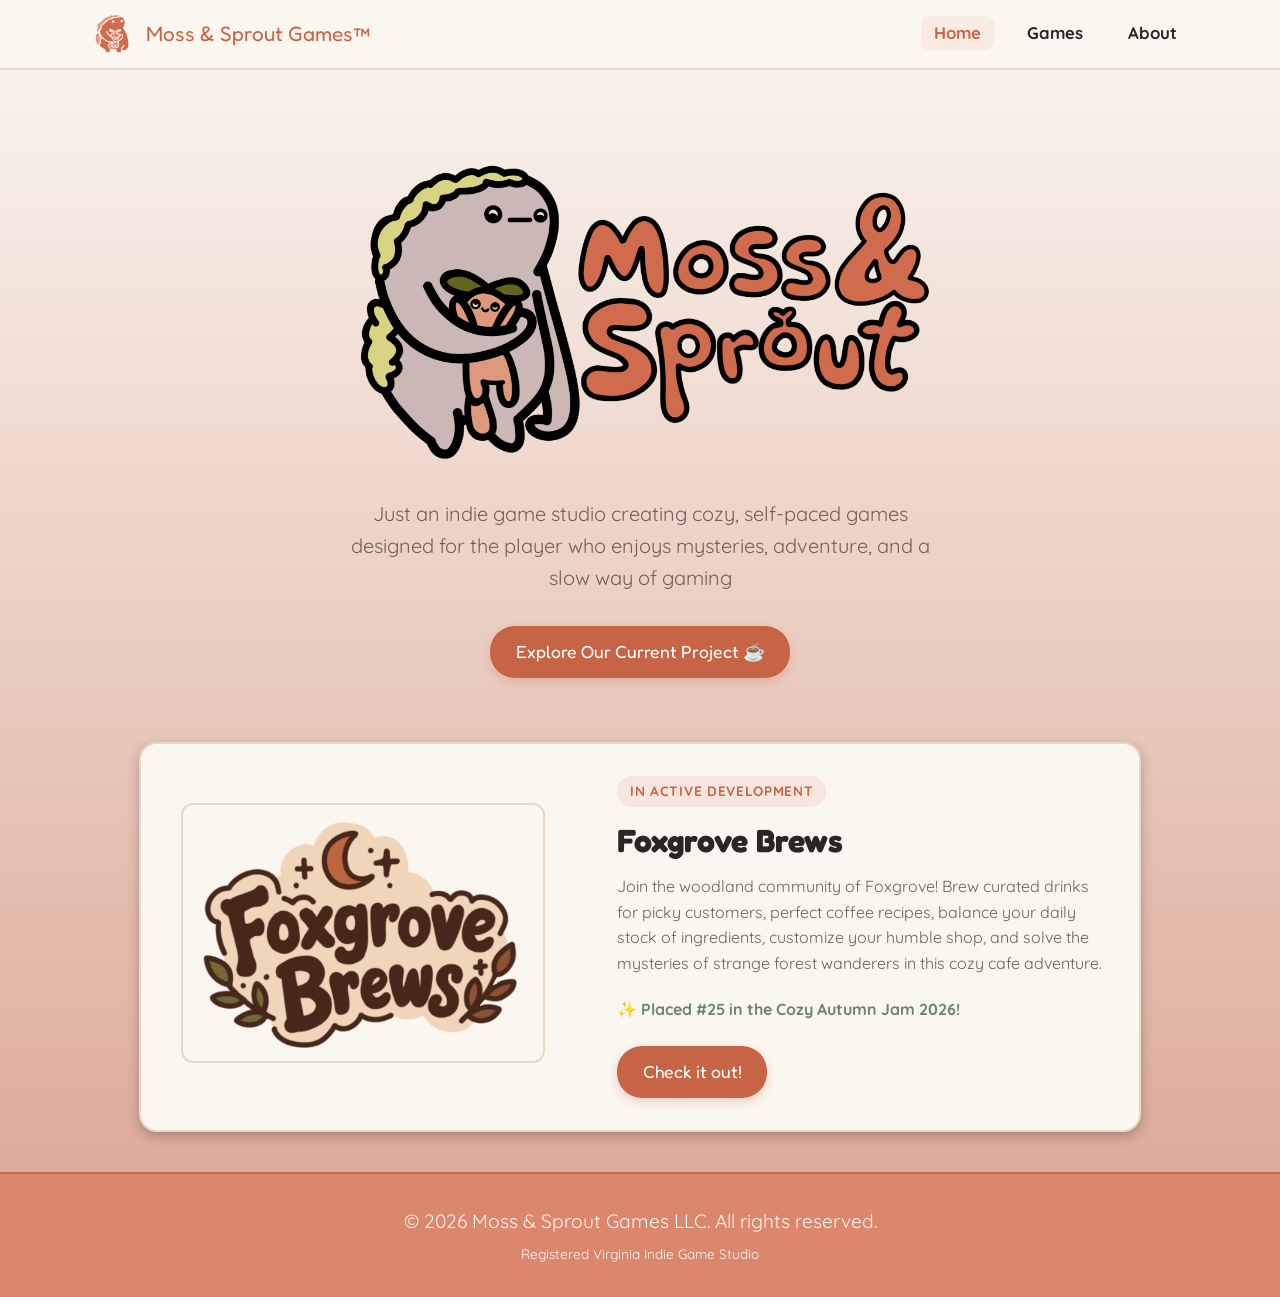
<file: index.html>
<!DOCTYPE html>
<html lang="en">
<head>
  <meta charset="UTF-8" />
  <meta name="viewport" content="width=device-width, initial-scale=1.0" />
  <title>Moss & Sprout Games™ | Cozy Indie Game Studio</title>
  <link rel="stylesheet" href="/style.css" />
  
<!-- SPA Redirect Receiver -->
  <script>
    (function(l) {
      if (l.search[1] === '/' ) {
        var decoded = l.search.slice(1).split('&').map(function(s) { 
          return s.replace(/~and~/g, '&')
        }).join('?');
        window.history.replaceState(null, null,
            l.pathname.slice(0, -1) + decoded + l.hash
        );
      }
    }(window.location))
  </script>
</head>
<body>

  <!-- Persistent Header / Navbar with Mobile Menu -->
  <nav class="navbar">
    <div class="nav-container">
      <a href="/" data-link class="brand-link">
        <img src="/images/moss-and-sprout-mascot.png" alt="Moss & Sprout Games Mascot" class="brand-logo" />
        <span class="brand-name">Moss & Sprout Games™</span>
      </a>

      <!-- Mobile Hamburger Button -->
      <button class="nav-toggle" id="navToggle" aria-label="Toggle navigation">
        <span class="bar"></span>
        <span class="bar"></span>
        <span class="bar"></span>
      </button>

      <!-- Navigation Links -->
      <ul class="nav-links" id="navLinks">
        <li><a href="/" data-link class="active">Home</a></li>
        <li><a href="/games" data-link>Games</a></li>
        <li><a href="/about" data-link>About</a></li>
      </ul>
    </div>
  </nav>

  <!-- Dynamic Content Container -->
  <main id="app" class="container">
    <div class="loading-state">🌱<span class="bounce-text">Catching sprout...</span></div>
  </main>

  <!-- Persistent Footer -->
  <footer>
    <p>© 2026 Moss & Sprout Games LLC. All rights reserved.</p>
    <p style="margin-top: 0.4rem; font-size: 0.85rem;">Registered Virginia Indie Game Studio</p>
  </footer>

  <script src="/app.js"></script>
</body>
</html>
</file>
<file: style.css>
@import url('https://fonts.googleapis.com/css2?family=Fredoka:wght@500;600;700&family=Quicksand:wght@500;600;700&display=swap');

:root {
  --bg-parchment: #FAF6F0;
  --bg-parchment-light: #FAF6F0;
  --bg-parchment-dark: #daa392;
  --bg-parchment-dark-border: #c76749;
  --bg-parchment-dark-footer: #db876e;
  --bg-card: #faf6f0;
  --text-primary: #2C2523;
  --text-muted: #6E6259;
  --terracotta: #C86446;
  --terracotta-hover: #AF5136;
  --sage-green: #6B8769;
  --sage-light: #EBF2EB;
  --border-color: #e9d8c3;
  --warm-gold: #E5A93C;
  --font-heading: 'Fredoka', cursive, sans-serif;
  --font-body: 'Quicksand', sans-serif;
}

* {
  box-sizing: border-box;
  margin: 0;
  padding: 0;
}

body {
  background-image: linear-gradient(to bottom, var(--bg-parchment-light), var(--bg-parchment-dark));
  color: var(--text-primary);
  font-family: var(--font-body);
  line-height: 1.6;
  min-height: 100vh;
  display: flex;
  flex-direction: column;
}

/**************************************************************/
/* Navbar */
/* Navbar Base */
.navbar {
  background: rgba(250, 246, 240, 0.98);
  backdrop-filter: blur(8px);
  border-bottom: 2px solid var(--border-color);
  position: sticky;
  top: 0;
  z-index: 100;
  padding: 0.75rem 1.5rem;
}

.nav-container {
  max-width: 1100px;
  margin: 0 auto;
  display: flex;
  align-items: center;
  justify-content: space-between;
  position: relative;
}

.brand-link {
  display: flex;
  align-items: center;
  gap: 0.75rem;
  text-decoration: none;
  color: var(--text-primary);
}

.brand-logo {
  width: 44px;
  height: 44px;
  border-radius: 10px;
  object-fit: cover;
}

.brand-name {
  font-family: var(--font-heading);
  font-size: 1.3rem;
  color: var(--terracotta);
}

/* Hamburger Toggle Button (Hidden on Desktop) */
.nav-toggle {
  display: none;
  flex-direction: column;
  justify-content: space-between;
  width: 28px;
  height: 20px;
  background: transparent;
  border: none;
  cursor: pointer;
  padding: 0;
  z-index: 110;
}

.nav-toggle .bar {
  height: 3px;
  width: 100%;
  background-color: var(--terracotta);
  border-radius: 4px;
  transition: all 0.25s ease;
}

/* Nav Links - Desktop View */
.nav-links {
  display: flex;
  list-style: none;
  gap: 1.25rem;
  align-items: center;
}

.nav-links a {
  text-decoration: none;
  color: var(--text-primary);
  font-weight: 700;
  font-size: 1.05rem;
  transition: color 0.15s ease, background 0.15s ease;
  padding: 0.4rem 0.8rem;
  border-radius: 8px;
}

.nav-links a:hover,
.nav-links a.active {
  color: var(--terracotta);
  background-color: rgba(200, 100, 70, 0.08);
}

/* Mobile View (Screens under 768px) */
@media (max-width: 767px) {
  .nav-toggle {
    display: flex; /* Show hamburger */
  }

  .nav-links {
    display: none; /* Hide default inline menu */
    flex-direction: column;
    position: absolute;
    top: 100%;
    left: -1.5rem;
    right: -1.5rem;
    background: #FAF6F0;
    border-bottom: 2px solid var(--border-color);
    padding: 1rem 1.5rem 1.5rem;
    gap: 1.4rem;
    box-shadow: 0 8px 16px rgba(44, 37, 35, 0.08);
  }

  .nav-links.open {
    display: flex; /* Drop down menu when active */
  }

  .nav-links a {
    width: 100%;
    text-align: center;
    padding: 0.75rem 1rem;
    font-size: 1.15rem;
  }

  /* Animated Hamburger to "X" when open */
  .nav-toggle.open .bar:nth-child(1) {
    transform: translateY(8.5px) rotate(45deg);
  }
  .nav-toggle.open .bar:nth-child(2) {
    opacity: 0;
  }
  .nav-toggle.open .bar:nth-child(3) {
    transform: translateY(-8.5px) rotate(-45deg);
  }
}




/* .navbar {
  background: rgba(250, 246, 240, 0.95);
  backdrop-filter: blur(8px);
  border-bottom: 2px solid var(--border-color);
  position: sticky;
  top: 0;
  z-index: 100;
  padding: 0.8rem 1.5rem;
}

.nav-container {
  max-width: 1100px;
  margin: 0 auto;
  display: flex;
  align-items: center;
  justify-content: space-between;
}

.brand-link {
  display: flex;
  align-items: center;
  gap: 0.75rem;
  text-decoration: none;
  color: var(--text-primary);
}

.brand-logo {
  width: 48px;
  height: 48px;
  border-radius: 12px;
  object-fit: cover;
}

.brand-name {
  font-family: var(--font-heading);
  font-size: 1.35rem;
  color: var(--terracotta);
}

.nav-links {
  display: flex;
  list-style: none;
  gap: 1.5rem;
  align-items: center;
}

.nav-links a {
  text-decoration: none;
  color: var(--text-primary);
  font-weight: 700;
  font-size: 1.05rem;
  transition: color 0.2s ease;
  padding: 0.4rem 0.8rem;
  border-radius: 8px;
}

.nav-links a:hover,
.nav-links a.active {
  color: var(--terracotta);
  background-color: rgba(200, 100, 70, 0.08);
} */

/**************************************************************/
/* Layout & Containers */
.container {
  max-width: 1050px;
  margin: 0 auto;
  padding: 2.5rem 1.5rem;
  flex: 1;
}

.badge {
  display: inline-block;
  padding: 0.3rem 0.8rem;
  border-radius: 20px;
  font-size: 0.85rem;
  font-weight: 700;
  text-transform: uppercase;
  letter-spacing: 0.05em;
}

.badge-terracotta {
  background: #F8E5DF;
  color: var(--terracotta);
}

.badge-sage {
  background: var(--sage-light);
  color: var(--sage-green);
}

.btn-primary {
  display: inline-block;
  background: var(--terracotta);
  color: #fff;
  text-decoration: none;
  font-family: var(--font-heading);
  font-size: 1.1rem;
  padding: 0.75rem 1.6rem;
  border-radius: 25px;
  box-shadow: 0 4px 10px rgba(200, 100, 70, 0.25);
  transition: transform 0.2s, background 0.2s;
}

.btn-primary:hover {
  background: var(--terracotta-hover);
  transform: translateY(-2px);
}

/* Cards & Sections */
.card {
  background: var(--bg-card);
  border: 2px solid var(--border-color);
  border-radius: 18px;
  padding: 2rem;
  box-shadow: 0 4px 12px rgba(44, 37, 35, 0.3);
}

/**************************************************************/
/* Home Page */
.hero {
    text-align: center;
    padding: 3rem 1rem 4rem;
}
.hero h1 {
    font-family: var(--font-heading);
    font-size: 3rem;
    color: var(--terracotta);
    margin-bottom: 0.75rem;
}
.hero p {
    font-size: 1.25rem;
    color: var(--text-muted);
    max-width: 600px;
    margin: 0 auto 2rem;
}
.featured-grid {
    display: grid;
    grid-template-columns: 1fr;
    gap: 2rem;
    margin-top: 1rem;
}
.game-spotlight {
    display: flex;
    flex-direction: column;
    gap: 1.5rem;
    overflow: hidden;
}
@media (min-width: 768px) {
    .game-spotlight {
    flex-direction: row;
    align-items: center;
    }
    .game-spotlight-img {
    flex: 1;
    max-width: 45%;
    padding: 0.5rem;
    }
    .game-spotlight-info {
    flex: 1;
    }
}
.game-spotlight-img img {
    width: 100%;
    height: 260px;
    object-fit: cover;
    border-radius: 12px;
    border: 2px solid var(--border-color);
    padding: 0.5rem;
}

/**************************************************************/
/* Game Page */
.game-header {
    margin-bottom: 2rem;
}
.game-title {
    font-family: var(--font-heading);
    font-size: 2.75rem;
    color: var(--terracotta);
    margin: 0.5rem 0;
}
.tags {
    display: flex;
    gap: 0.5rem;
    flex-wrap: wrap;
    margin-bottom: 1rem;
}
.game-title-grid {
    display: grid;
    grid-template-columns: 1fr;
    gap: 2rem;
}
@media (min-width: 850px) {
    .game-title-grid {
    grid-template-columns: 0.1fr 1fr;
    }
}

.content-grid {
    display: grid;
    grid-template-columns: 1fr;
    gap: 2rem;
}
@media (min-width: 850px) {
    .content-grid {
    grid-template-columns: 2fr 1fr;
    }
}
.feature-list {
    list-style: none;
    margin: 1.25rem 0;
}
.feature-list li {
    padding: 0.5rem 0;
    display: flex;
    align-items: center;
    gap: 0.75rem;
    font-weight: 600;
}
.itch-widget-container {
    background: var(--bg-card);
    border: 2px solid var(--border-color);
    border-radius: 18px;
    padding: 1.5rem;
    text-align: center;
    box-shadow: 0 4px 12px rgba(44, 37, 35, 0.3);
}
.itch-frame {
    width: 100%;
    max-width: 552px;
    height: 167px;
    border: none;
    border-radius: 10px;
    margin-top: 1rem;
}

/* Full-page background specifically for the games view */
main#app.games-theme {
  position: relative;
  max-width: 100%;
  padding: 3rem 1.5rem;
  background-image: url('images/itch_bg.png');
  background-repeat: no-repeat;
  background-position: center top;
  background-size: cover; 
  background-attachment: scroll;
}

@media (min-width: 768px) {
  main#app.games-theme {
    background-attachment: fixed;
    padding: 4rem 2rem;
  }
}

main#app.games-theme::before {
  content: "";
  position: absolute;
  inset: 0;
  background: rgba(250, 246, 240, 0.65);
  backdrop-filter: blur(2px);
  z-index: 1;
}

main#app.games-theme > * {
  position: relative;
  z-index: 2;
  /* max-width: 1000px; */
  margin-left: auto;
  margin-right: auto;
}


/**************************************************************/
/* About Page */
.page-title {
    font-family: var(--font-heading);
    font-size: 2.75rem;
    color: var(--terracotta);
    text-align: center;
    margin-bottom: 2rem;
}
.mascot-card {
    display: flex;
    flex-direction: column;
    gap: 2rem;
    align-items: center;
    margin: 2rem 0;
}
@media (min-width: 768px) {
    .mascot-card {
    flex-direction: row;
    }
    .mascot-card img {
    width: 240px;
    height: 240px;
    }
}
.mascot-img {
    width: 180px;
    height: 180px;
    object-fit: contain;
}
.team-grid {
    display: grid;
    grid-template-columns: 1fr;
    gap: 1.5rem;
    margin-top: 1.5rem;
}
@media (min-width: 650px) {
    .team-grid {
    grid-template-columns: 1fr 1fr;
    }
}
.team-card {
    text-align: center;
    padding: 1.75rem;
}
.team-avatar {
    width: 90px;
    height: 90px;
    border-radius: 50%;
    background: var(--sage-light);
    display: inline-flex;
    align-items: center;
    justify-content: center;
    font-size: 2.2rem;
    margin-bottom: 1rem;
    border: 2px solid var(--border-color);
}
.member-name {
    font-family: var(--font-heading);
    font-size: 1.4rem;
    color: var(--text-primary);
}
.member-role {
    color: var(--terracotta);
    font-weight: 700;
    font-size: 0.95rem;
    margin-bottom: 0.75rem;
}


/**************************************************************/
/* Links */
.link {
  color: var(--terracotta);
  text-decoration: none;
  font-weight: 700;
  font-size: 1.05rem;
  transition: color 0.2s ease;
}

.link:hover {
  color: var(--terracotta-hover);
  text-decoration: underline;
}


/**************************************************************/
/* Footer */
footer {
  background: var(--bg-parchment-dark-footer);
  border-top: 2px solid var(--bg-parchment-dark-border);
  text-align: center;
  padding: 2rem 1.5rem;
  color: var(--bg-parchment);
  font-size: 1.2rem;
}

footer a {
  color: var(--terracotta);
  text-decoration: none;
  font-weight: 700;
}


/**************************************************************/
/* Loading State */
.loading-state {
  text-align: center;
  font-size: 1.5rem;
  font-weight: 600;
  color: var(--text-muted);
  padding: 4rem 1rem;
}

.bounce-text span {
  display: inline-block;
  /* Apply the animation to each character */
  animation: oscillate 0.3s ease-in-out infinite;
  /* Keeps spaces from collapsing since they are inside spans */
  white-space: pre; 
}

@keyframes oscillate {
  0%, 100% {
    transform: translateY(0);
  }
  50% {
    transform: translateY(-5px); /* Adjust this value to change how high it jumps */
  }
}
</file>
